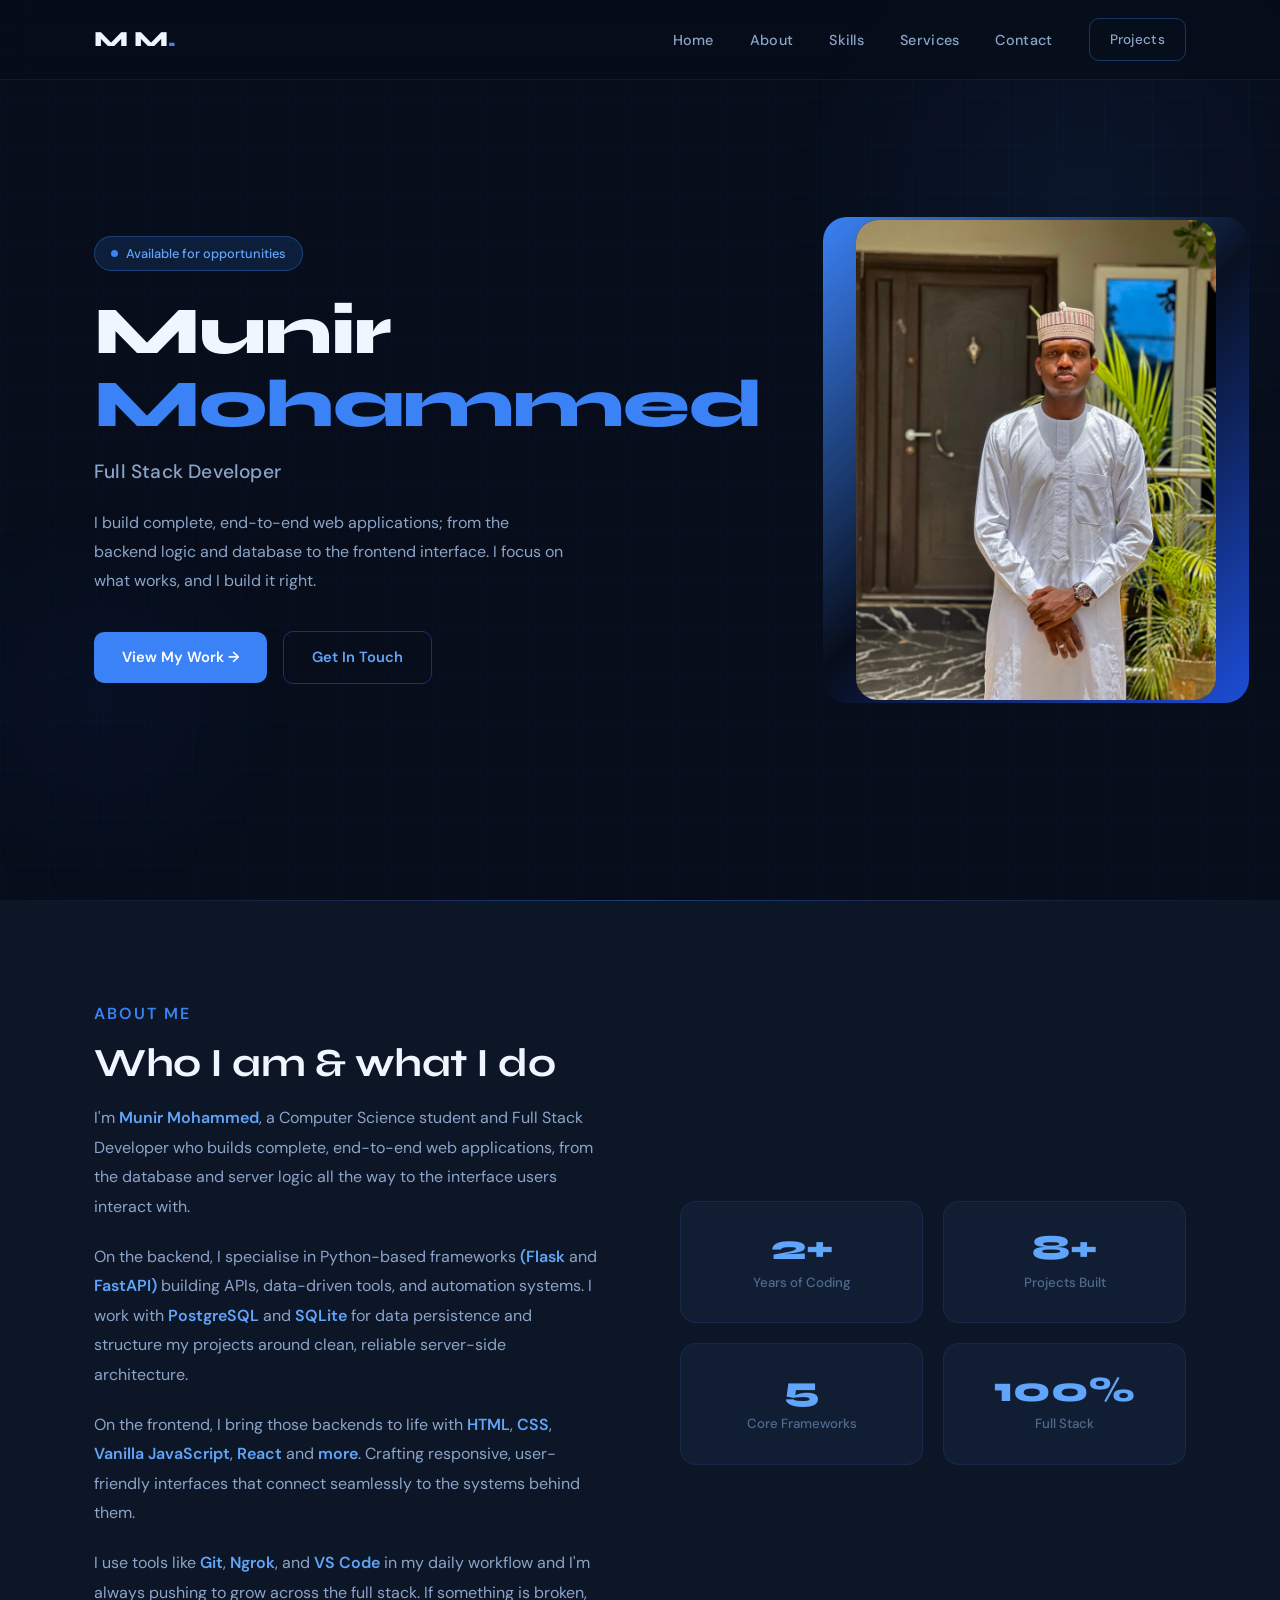
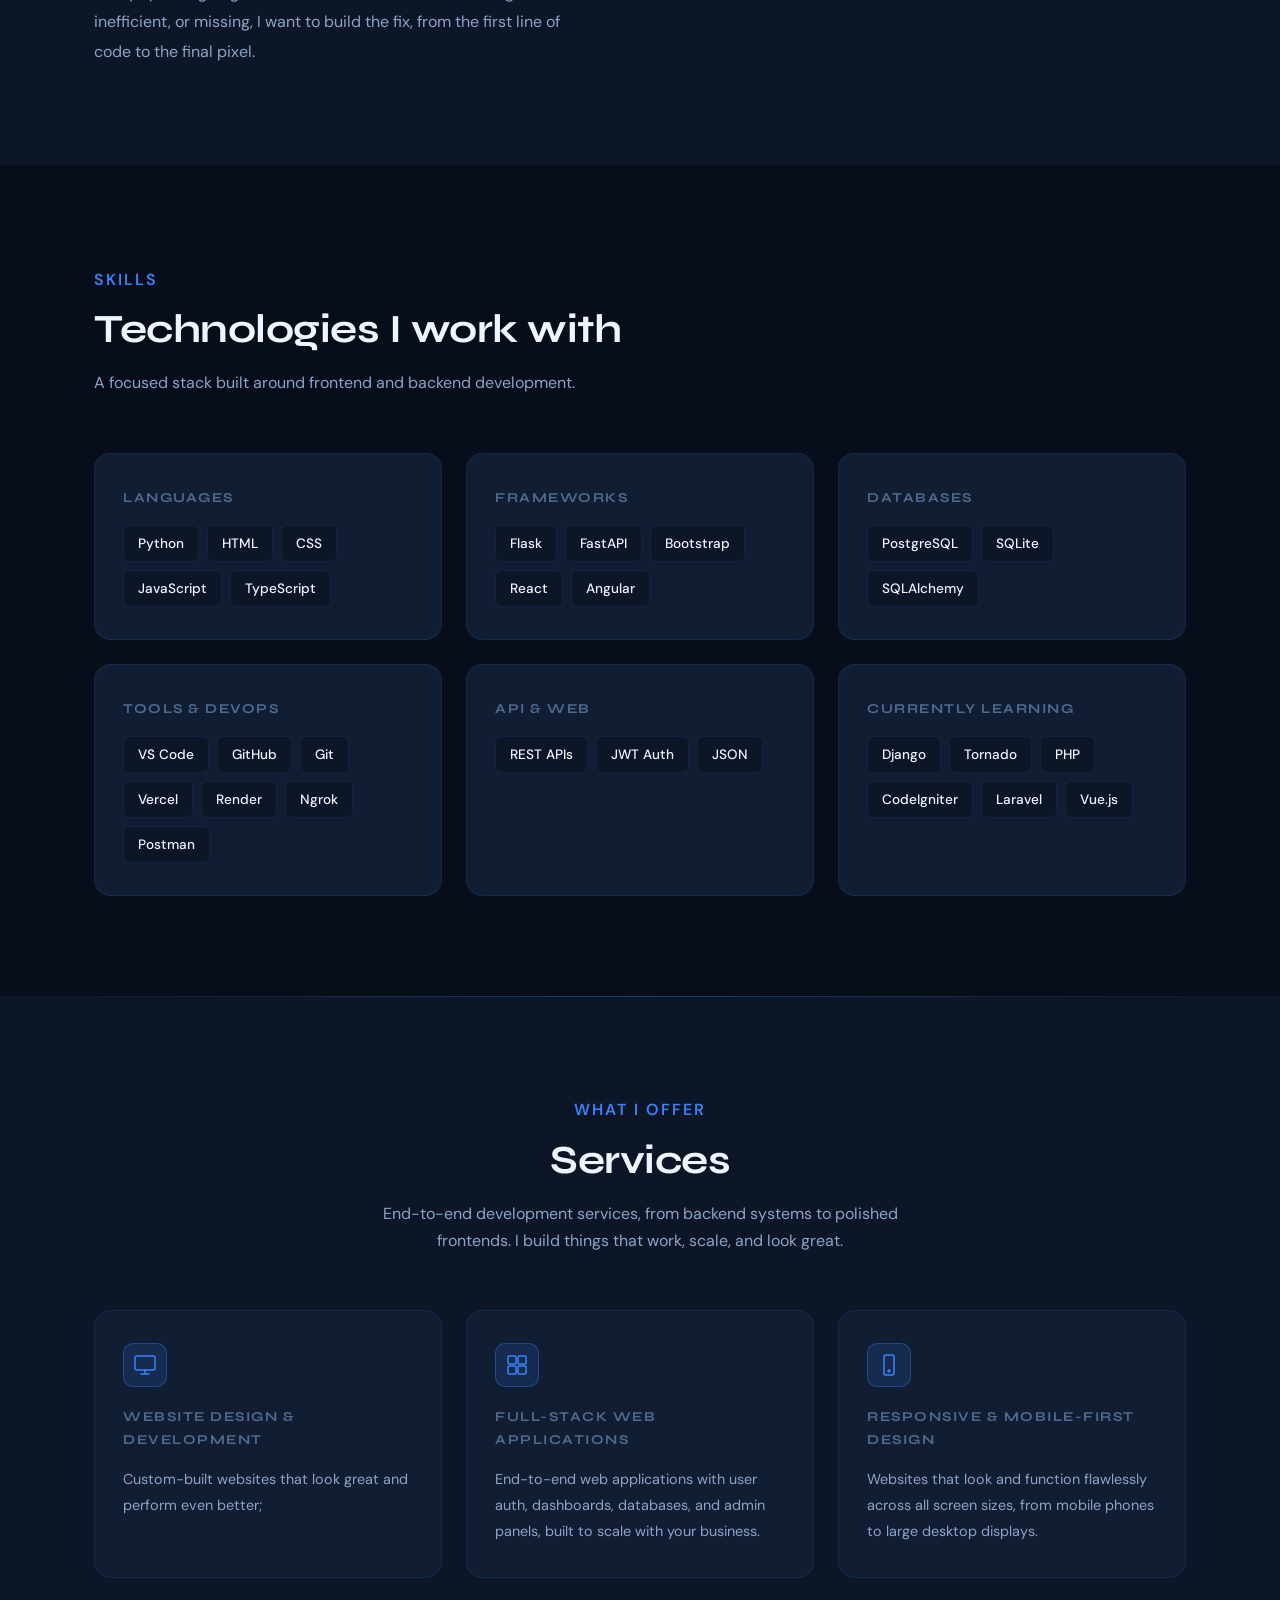
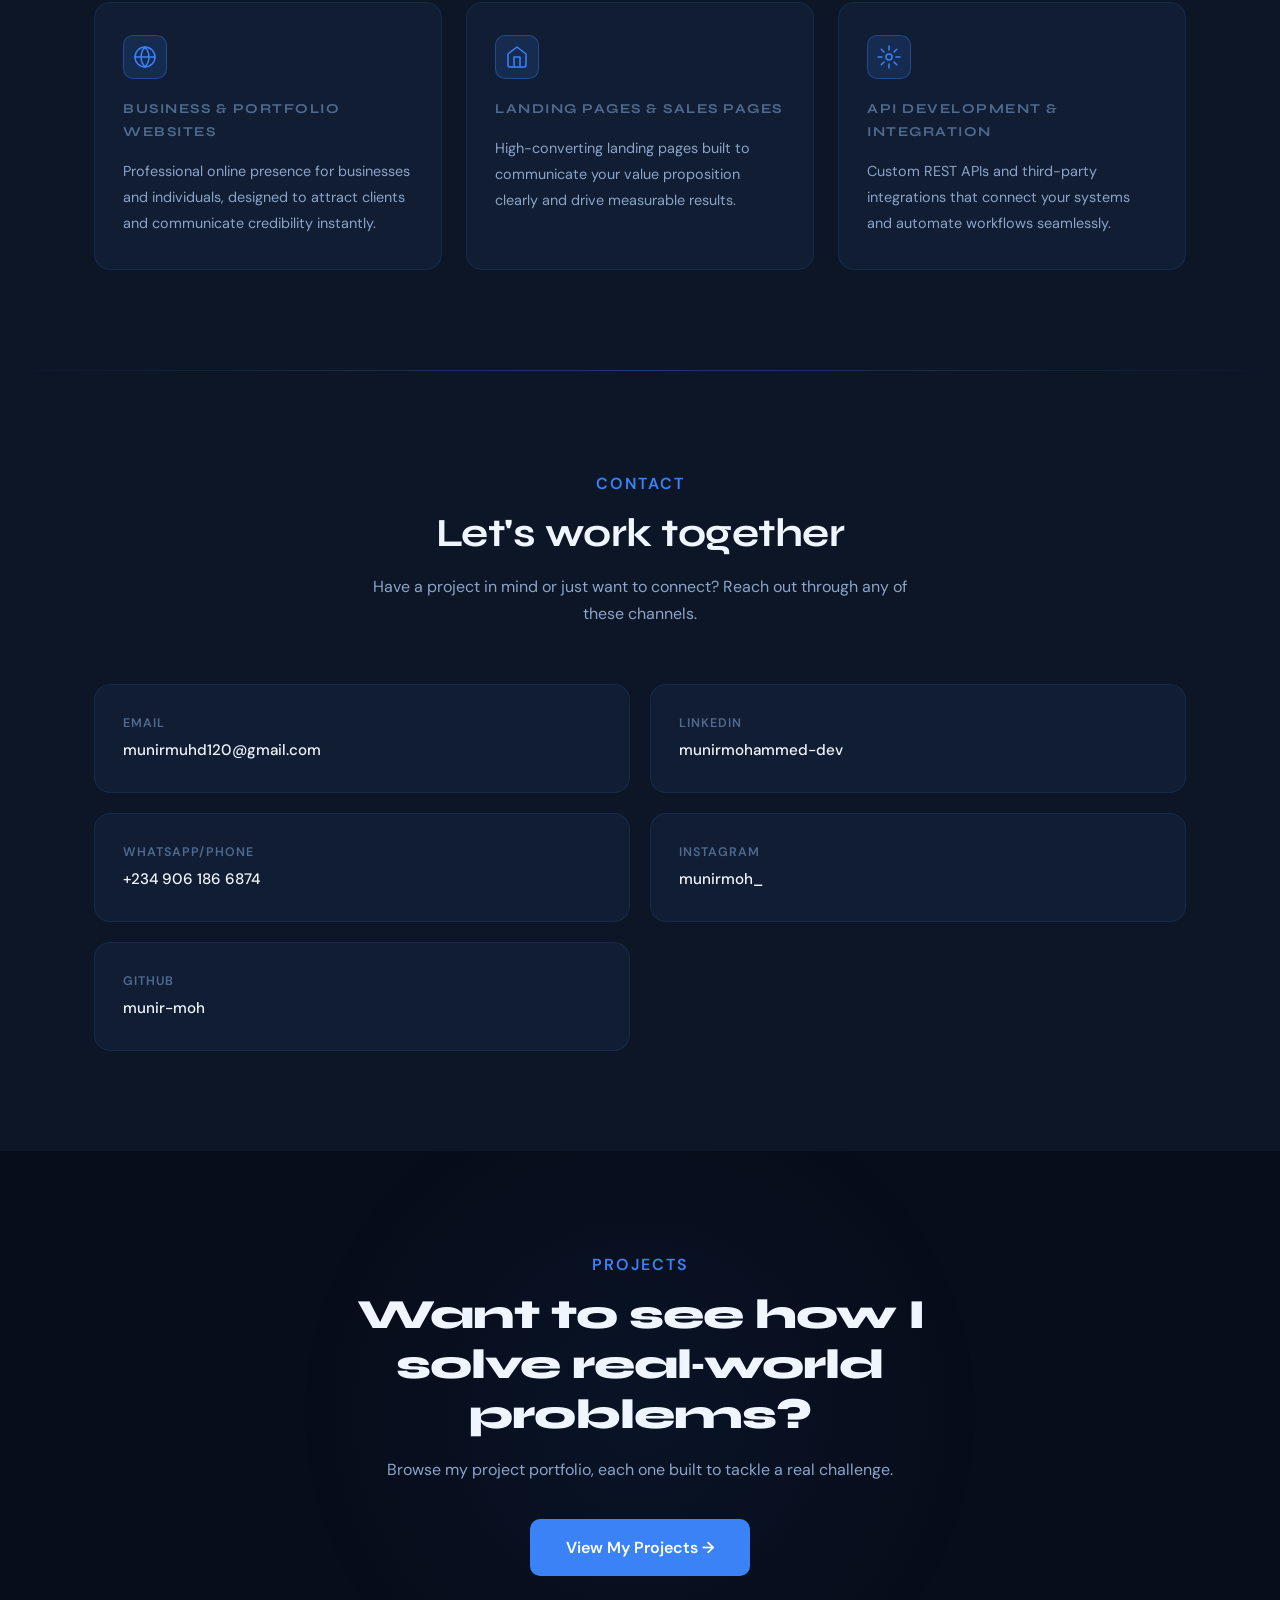
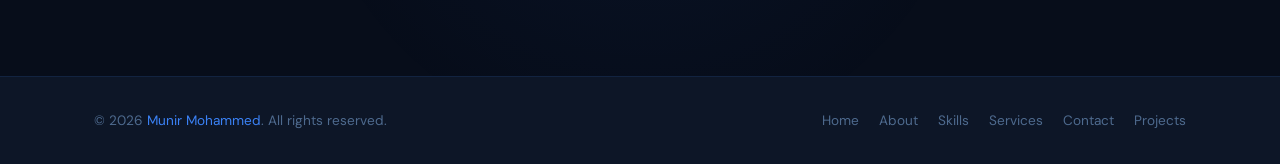
<file: index.html>
<!DOCTYPE html>
<html lang="en">
<head>
  <meta charset="UTF-8" />
  <meta name="viewport" content="width=device-width, initial-scale=1.0" />
  <meta name="description" content="Munir Mohammed – Full Stack Developer specialising in Flask, FastAPI, and React." />
  <title>Munir Mohammed | Full Stack Developer</title>
  <link rel="icon" type="image/svg+xml" href="favicon.svg" />
  <link rel="stylesheet" href="styles.css" />
  <link rel="preconnect" href="https://fonts.googleapis.com" />
  <link rel="preconnect" href="https://fonts.gstatic.com" crossorigin />
</head>
<body>

  <header>
    <div class="container">
      <nav>
        <a href="index.html" class="nav-logo">M M<span>.</span></a>
        <ul class="nav-links">
          <li><a href="#hero">Home</a></li>
          <li><a href="#about">About</a></li>
          <li><a href="#skills">Skills</a></li>
          <li><a href="#services">Services</a></li>
          <li><a href="#contact">Contact</a></li>
          <li><a href="projects.html" class="btn btn-outline" style="padding:9px 20px;font-size:0.85rem;">Projects</a></li>
        </ul>
        <div class="hamburger" aria-label="Toggle menu">
          <span></span><span></span><span></span>
        </div>
      </nav>
    </div>
    <div class="mobile-menu">
      <a href="#hero">Home</a>
      <a href="#about">About</a>
      <a href="#skills">Skills</a>
      <a href="#services">Services</a>
      <a href="#contact">Contact</a>
      <a href="projects.html">Projects →</a>
    </div>
  </header>

  <section id="hero">
    <div class="container">
      <div class="hero-grid">

        <div class="hero-text">
          <div class="hero-badge">Available for opportunities</div>

          <h1 class="hero-name">
            Munir<br/>
            <span class="accent">Mohammed</span>
          </h1>

          <p class="hero-title">
            Full Stack Developer
          </p>

          <p class="hero-intro">
            I build complete, end-to-end web applications; from the backend logic and database to the frontend interface. 
            I focus on what works, and I build it right.
          </p>

          <div class="hero-actions">
            <a href="projects.html" class="btn btn-primary">View My Work &rarr;</a>
            <a href="#contact" class="btn btn-outline">Get In Touch</a>
          </div>
        </div>

        <div class="hero-image-wrap">

          <div class="hero-image-inner">
            <img src="profile.jpeg" alt="Munir Mohammed" />
          </div>

        </div>

      </div>
    </div>
  </section>

  <section id="about">
    <div class="container">
      <div class="about-grid">

        <div class="about-text fade-in">
          <div class="section-label">About Me</div>
          <h2 class="section-title">Who I am &amp; what I do</h2>
          <p>
            I'm <strong>Munir Mohammed</strong>, a Computer Science student and Full Stack Developer
            who builds complete, end-to-end web applications, from the database and server logic
            all the way to the interface users interact with.
          </p>
          <p>
            On the backend, I specialise in Python-based frameworks <strong>(Flask</strong> and
            <strong>FastAPI)</strong> building APIs, data-driven tools, and automation systems.
            I work with <strong>PostgreSQL</strong> and <strong>SQLite</strong> for data persistence
            and structure my projects around clean, reliable server-side architecture.
          </p>
          <p>
          On the frontend, I bring those backends to life with <strong>HTML</strong>,
          <strong>CSS</strong>, <strong>Vanilla JavaScript</strong>, <strong>React</strong> and <strong>more</strong>. Crafting responsive,
          user-friendly interfaces that connect seamlessly to the systems behind them.
          </p>
          <p>
            I use tools like <strong>Git</strong>, <strong>Ngrok</strong>, and <strong>VS Code</strong>
            in my daily workflow and I'm always pushing to grow across the full stack. If something
            is broken, inefficient, or missing, I want to build the fix, from the first line of
            code to the final pixel.
          </p>
        </div>

        <div class="about-stats fade-in fade-in-delay-2">
          <div class="stat-card">
            <div class="stat-number">2+</div>
            <div class="stat-label">Years of Coding</div>
          </div>
          <div class="stat-card">
            <div class="stat-number">8+</div>
            <div class="stat-label">Projects Built</div>
          </div>
          <div class="stat-card">
            <div class="stat-number">5</div>
            <div class="stat-label">Core Frameworks</div>
          </div>
          <div class="stat-card">
            <div class="stat-number">100%</div>
            <div class="stat-label">Full Stack</div>
          </div>
        </div>

      </div>
    </div>
  </section>

  <section id="skills">
    <div class="container">
      <div class="section-header fade-in">
        <div class="section-label">Skills</div>
        <h2 class="section-title">Technologies I work with</h2>
        <p class="section-subtitle">A focused stack built around frontend and backend development.</p>
      </div>

      <div class="skills-grid">

        <div class="skill-category fade-in fade-in-delay-1">
          <div class="skill-cat-title">Languages</div>
          <div class="skill-tags">
            <span class="skill-tag">Python</span>
            <span class="skill-tag">HTML</span>
            <span class="skill-tag">CSS</span>
            <span class="skill-tag">JavaScript</span>
            <span class="skill-tag">TypeScript</span>
          </div>
        </div>

        <div class="skill-category fade-in fade-in-delay-2">
          <div class="skill-cat-title">Frameworks</div>
          <div class="skill-tags">
            <span class="skill-tag">Flask</span>
            <span class="skill-tag">FastAPI</span>
            <span class="skill-tag">Bootstrap</span>
            <span class="skill-tag">React</span>
            <span class="skill-tag">Angular</span>
          </div>
        </div>

        <div class="skill-category fade-in fade-in-delay-3">
          <div class="skill-cat-title">Databases</div>
          <div class="skill-tags">
            <span class="skill-tag">PostgreSQL</span>
            <span class="skill-tag">SQLite</span>
            <span class="skill-tag">SQLAlchemy</span>
          </div>
        </div>

        <div class="skill-category fade-in fade-in-delay-1">
          <div class="skill-cat-title">Tools &amp; DevOps</div>
          <div class="skill-tags">
            <span class="skill-tag">VS Code</span>
            <span class="skill-tag">GitHub</span>
            <span class="skill-tag">Git</span>
            <span class="skill-tag">Vercel</span>
            <span class="skill-tag">Render</span>
            <span class="skill-tag">Ngrok</span>
            <span class="skill-tag">Postman</span>
          </div>
        </div>

        <div class="skill-category fade-in fade-in-delay-2">
          <div class="skill-cat-title">API &amp; Web</div>
          <div class="skill-tags">
            <span class="skill-tag">REST APIs</span>
            <span class="skill-tag">JWT Auth</span>
            <span class="skill-tag">JSON</span>
          </div>
        </div>

        <div class="skill-category fade-in fade-in-delay-3">
          <div class="skill-cat-title">Currently Learning</div>
          <div class="skill-tags">
            <span class="skill-tag">Django</span>
            <span class="skill-tag">Tornado</span>
            <span class="skill-tag">PHP</span>
            <span class="skill-tag">CodeIgniter</span>
            <span class="skill-tag">Laravel</span>
            <span class="skill-tag">Vue.js</span>
          </div>
        </div>

      </div>
    </div>
  </section>

  <section id="services">
  <div class="container">
    <div class="section-header fade-in" style="text-align:center;">
      <div class="section-label" style="justify-content:center;">What I Offer</div>
      <h2 class="section-title">Services</h2>
      <p class="section-subtitle" style="margin:0 auto;">
        End-to-end development services, from backend systems to polished frontends.
        I build things that work, scale, and look great.
      </p>
    </div>

    <div class="skills-grid">

      <div class="skill-category fade-in fade-in-delay-1">
        <div class="skill-icon">
          <svg viewBox="0 0 24 24" fill="none" stroke="var(--accent)" stroke-width="1.5" stroke-linecap="round" stroke-linejoin="round" width="24" height="24">
            <rect x="2" y="3" width="20" height="14" rx="2"/>
            <path d="M8 21h8M12 17v4"/>
          </svg>
        </div>
        <div class="skill-cat-title">Website Design & Development</div>
        <p style="font-size:0.9rem;color:var(--text-secondary);line-height:1.8;">
          Custom-built websites that look great and perform even better;
        </p>
      </div>

      <div class="skill-category fade-in fade-in-delay-2">
        <div class="skill-icon">
          <svg viewBox="0 0 24 24" fill="none" stroke="var(--accent)" stroke-width="1.5" stroke-linecap="round" stroke-linejoin="round" width="24" height="24">
            <rect x="3" y="3" width="8" height="8" rx="1"/>
            <rect x="13" y="3" width="8" height="8" rx="1"/>
            <rect x="3" y="13" width="8" height="8" rx="1"/>
            <rect x="13" y="13" width="8" height="8" rx="1"/>
          </svg>
        </div>
        <div class="skill-cat-title">Full-Stack Web Applications</div>
        <p style="font-size:0.9rem;color:var(--text-secondary);line-height:1.8;">
          End-to-end web applications with user auth, dashboards, databases,
          and admin panels, built to scale with your business.
        </p>
      </div>

      <div class="skill-category fade-in fade-in-delay-3">
        <div class="skill-icon">
          <svg viewBox="0 0 24 24" fill="none" stroke="var(--accent)" stroke-width="1.5" stroke-linecap="round" stroke-linejoin="round" width="24" height="24">
            <rect x="7" y="2" width="10" height="20" rx="2"/>
            <circle cx="12" cy="18" r="1" fill="var(--accent)"/>
          </svg>
        </div>
        <div class="skill-cat-title">Responsive & Mobile-First Design</div>
        <p style="font-size:0.9rem;color:var(--text-secondary);line-height:1.8;">
          Websites that look and function flawlessly across all screen sizes,
           from mobile phones to large desktop displays.
        </p>
      </div>

      <div class="skill-category fade-in fade-in-delay-1">
        <div class="skill-icon">
          <svg viewBox="0 0 24 24" fill="none" stroke="var(--accent)" stroke-width="1.5" stroke-linecap="round" stroke-linejoin="round" width="24" height="24">
            <circle cx="12" cy="12" r="10"/>
            <path d="M2 12h20M12 2a15.3 15.3 0 0 1 4 10 15.3 15.3 0 0 1-4 10 15.3 15.3 0 0 1-4-10 15.3 15.3 0 0 1 4-10z"/>
          </svg>
        </div>
        <div class="skill-cat-title">Business & Portfolio Websites</div>
        <p style="font-size:0.9rem;color:var(--text-secondary);line-height:1.8;">
          Professional online presence for businesses and individuals,
           designed to attract clients and communicate credibility instantly.
        </p>
      </div>

      <div class="skill-category fade-in fade-in-delay-2">
        <div class="skill-icon">
          <svg viewBox="0 0 24 24" fill="none" stroke="var(--accent)" stroke-width="1.5" stroke-linecap="round" stroke-linejoin="round" width="24" height="24">
            <path d="M3 9l9-7 9 7v11a2 2 0 0 1-2 2H5a2 2 0 0 1-2-2z"/>
            <polyline points="9 22 9 12 15 12 15 22"/>
          </svg>
        </div>
        <div class="skill-cat-title">Landing Pages & Sales Pages</div>
        <p style="font-size:0.9rem;color:var(--text-secondary);line-height:1.8;">
          High-converting landing pages built to communicate your value
          proposition clearly and drive measurable results.
        </p>
      </div>

      <div class="skill-category fade-in fade-in-delay-3">
        <div class="skill-icon">
          <svg viewBox="0 0 24 24" fill="none" stroke="var(--accent)" stroke-width="1.5" stroke-linecap="round" stroke-linejoin="round" width="24" height="24">
            <circle cx="12" cy="12" r="3"/>
            <path d="M12 1v4M12 19v4M4.22 4.22l2.83 2.83M16.95 16.95l2.83 2.83M1 12h4M19 12h4M4.22 19.78l2.83-2.83M16.95 7.05l2.83-2.83"/>
          </svg>
        </div>
        <div class="skill-cat-title">API Development & Integration</div>
        <p style="font-size:0.9rem;color:var(--text-secondary);line-height:1.8;">
          Custom REST APIs and third-party integrations that connect your
          systems and automate workflows seamlessly.
        </p>
      </div>
    </div>
  </section>

  <section id="contact">
    <div class="container">
      <div class="section-header fade-in" style="text-align:center;">
        <div class="section-label" style="justify-content:center;">Contact</div>
        <h2 class="section-title">Let's work together</h2>
        <p class="section-subtitle" style="margin:0 auto;">
          Have a project in mind or just want to connect? Reach out through any of these channels.
        </p>
      </div>

      <div class="contact-grid fade-in fade-in-delay-1">

        <a href="mailto:munirmuhd120@gmail.com" class="contact-card">
          <div>
            <div class="contact-info-label">Email</div>
            <div class="contact-info-value">munirmuhd120@gmail.com</div>
          </div>
        </a>

        <a href="https://www.linkedin.com/in/munirmohammed-dev" class="contact-card">
          <div>
            <div class="contact-info-label">LinkedIn</div>
            <div class="contact-info-value">munirmohammed-dev</div>
          </div>
        </a>

        <a href="https://wa.me/2349061866874?text=Hello%2C%20I%20came%20across%20your%20portfolio%20and%20I%E2%80%99d%20love%20to%20talk%20about%20a%20project%20or%20collaboration" target="_blank" rel="noopener" class="contact-card">
          <div>
            <div class="contact-info-label">WhatsApp/Phone</div>
            <div class="contact-info-value">+234 906 186 6874</div>
          </div>
        </a>

        <a href="https://www.instagram.com/munirmoh_?igsh=azU1azhtZnR3NGF3&utm_source=qr" target="_blank" rel="noopener" class="contact-card">
          <div>
            <div class="contact-info-label">Instagram</div>
            <div class="contact-info-value">munirmoh_</div>
          </div>
        </a>

        <a href="https://github.com/munir-moh" target="_blank" rel="noopener" class="contact-card">
          <div>
            <div class="contact-info-label">GitHub</div>
            <div class="contact-info-value">munir-moh</div>
          </div>
        </a>

      </div>
    </div>
  </section>

  <section id="cta">
    <div class="container">
      <div class="cta-inner fade-in">
        <div class="section-label" style="justify-content:center;">Projects</div>
        <h2 class="cta-title">Want to see how I solve real‑world problems?</h2>
        <p class="cta-sub">Browse my project portfolio, each one built to tackle a real challenge.</p>
        <a href="projects.html" class="btn btn-primary" style="font-size:1rem;padding:15px 36px;">
          View My Projects &rarr;
        </a>
      </div>
    </div>
  </section>

  <footer>
    <div class="container">
      <div class="footer-inner">
        <p class="footer-copy">
          &copy; 2026 <span>Munir Mohammed</span>. All rights reserved.
        </p>
        <div class="footer-links">
          <a href="#hero">Home</a>
          <a href="#about">About</a>
          <a href="#skills">Skills</a>
          <a href="#services">Services</a>
          <a href="#contact">Contact</a>
          <a href="projects.html">Projects</a>
        </div>
      </div>
    </div>
  </footer>

  <button id="back-to-top" aria-label="Back to top">↑</button>

  <script src="script.js"></script>
</body>
</html>
</file>
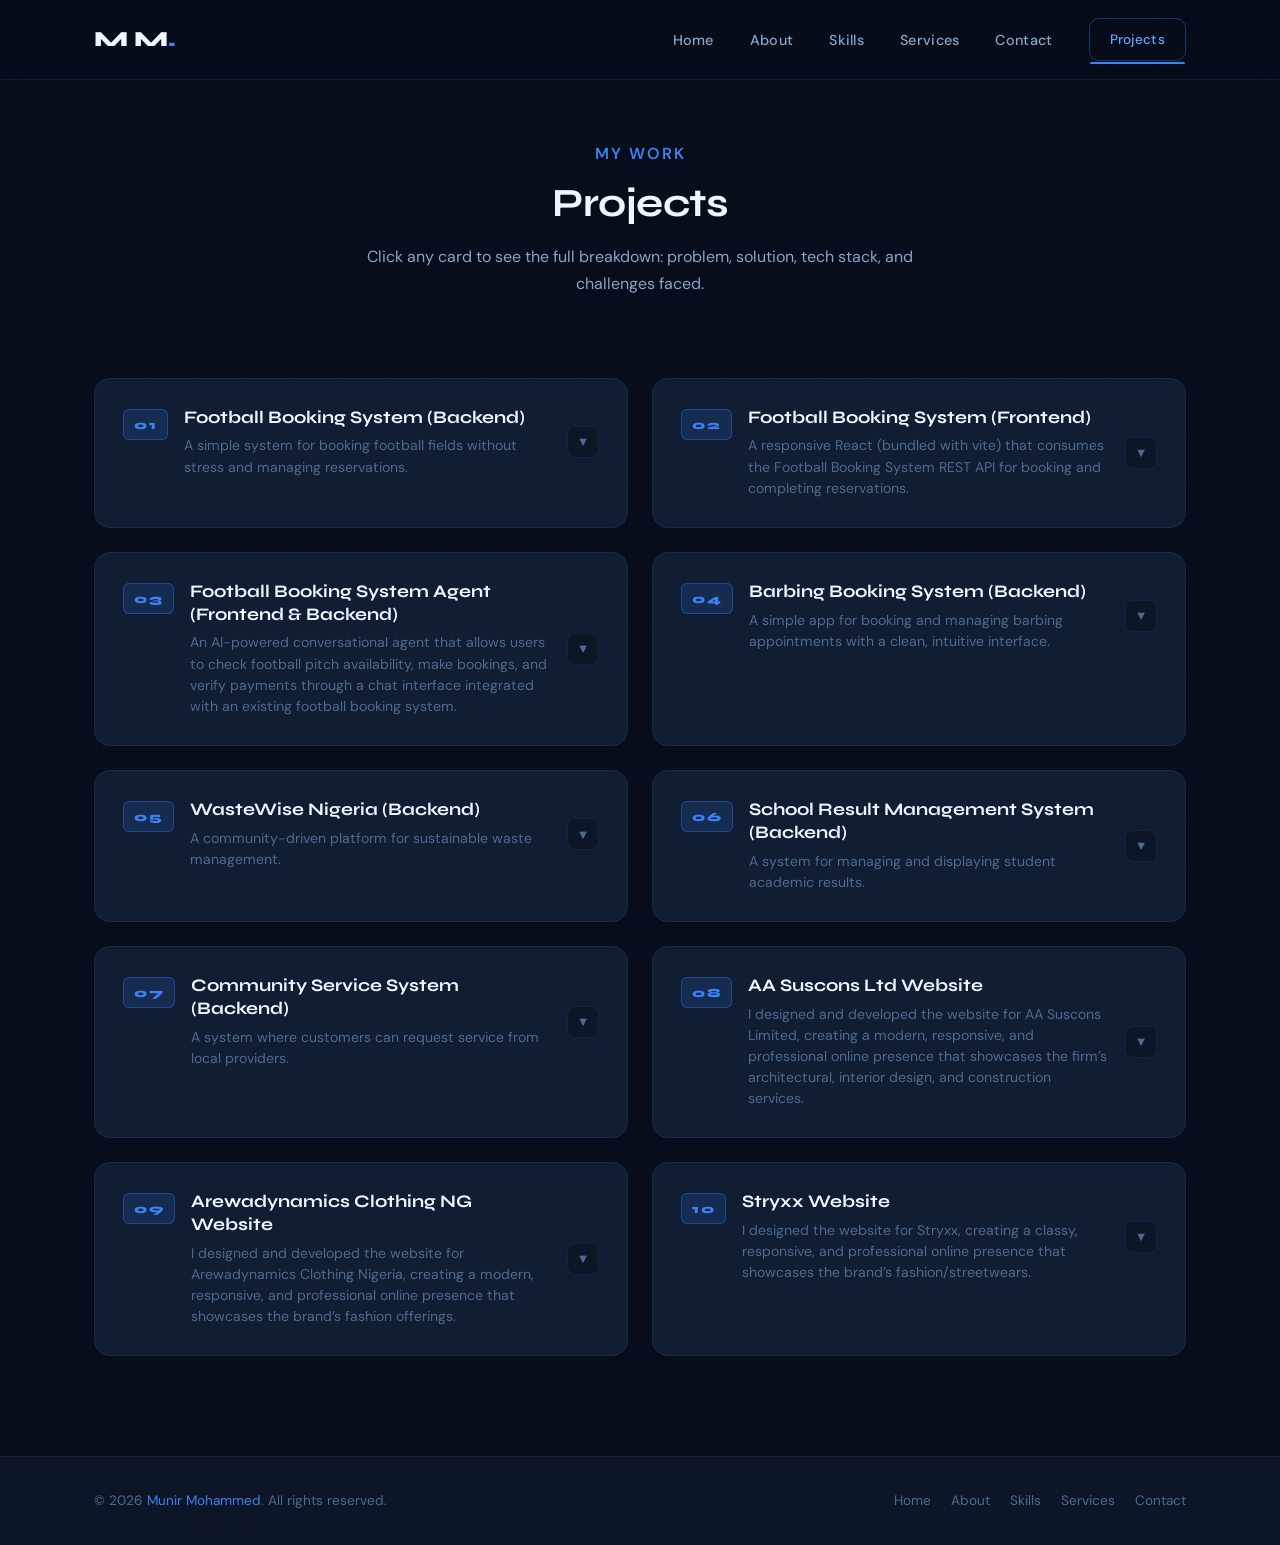
<file: projects.html>
<!DOCTYPE html>
<html lang="en">
<head>
  <meta charset="UTF-8" />
  <meta name="viewport" content="width=device-width, initial-scale=1.0" />
  <meta name="description" content="Munir Mohammed – Projects Portfolio." />
  <title>Projects | Munir Mohammed</title>
  <link rel="icon" type="image/svg+xml" href="favicon.svg" />
  <link rel="stylesheet" href="styles.css" />
  <link rel="preconnect" href="https://fonts.googleapis.com" />
  <link rel="preconnect" href="https://fonts.gstatic.com" crossorigin />
</head>
<body>

  <header>
    <div class="container">
      <nav>
        <a href="index.html" class="nav-logo">M M<span>.</span></a>
        <ul class="nav-links">
          <li><a href="index.html">Home</a></li>
          <li><a href="index.html#about">About</a></li>
          <li><a href="index.html#skills">Skills</a></li>
          <li><a href="index.html#services">Services</a></li>
          <li><a href="index.html#contact">Contact</a></li>
          <li><a href="projects.html" class="btn btn-outline" style="padding:9px 20px;font-size:0.85rem;">Projects</a></li>
        </ul>
        <div class="hamburger" aria-label="Toggle menu">
          <span></span><span></span><span></span>
        </div>
      </nav>
    </div>
    <div class="mobile-menu">
      <a href="index.html">Home</a>
      <a href="index.html#about">About</a>
      <a href="index.html#skills">Skills</a>
      <a href="index.html#services">Services</a>
      <a href="index.html#contact">Contact</a>
      <a href="projects.html">Projects →</a>
    </div>
  </header>

  <section class="projects-hero">
    <div class="container">
      <div class="section-label">My Work</div>
      <h1 class="section-title">Projects</h1>
      <p class="section-subtitle">
        Click any card to see the full breakdown: problem, solution, tech stack, and challenges faced.
      </p>
    </div>
  </section>

  <section class="projects-grid">
    <div class="container">
      <div class="projects-list">

        <div class="project-card fade-in">
          <div class="card-header">
            <div class="card-header-left">
              <span class="card-num">01</span>
              <div>
                <div class="card-title">Football Booking System (Backend)</div>
                <div class="card-summary">A simple system for booking football fields without stress and managing reservations.</div>
              </div>
            </div>
            <div class="card-chevron">▼</div>
          </div>
          <div class="card-body">
            <div class="card-body-inner">

              <div class="card-section">
                <div class="card-section-title">Problem</div>
                <ul>
                  <li>Users had difficulty booking football field due to a lack of a centralized system.</li>
                  <li>Existing methods were time-consuming, resource-intensive, and error-prone.</li>
                  <li>There was no efficient way to manage and track reservations.</li>
                  <li>Users lacked transparency in checking field availability.</li>
                </ul>
              </div>

              <div class="card-section">
                <div class="card-section-title">Solution</div>
                <p>
                    I built a football booking system that allows users to easily view available time-slot, make reservations, and manage their bookings. The system provides a user-friendly interface for both customers and administrator, streamlining the booking process and improving overall efficiency. 
                    It also provides an AI chatbot that can answer questions about the pitch and provide assistance to users, enhancing the overall user experience.
                </p>
              </div>

              <div class="card-section">
                <div class="card-section-title">Tech Stack</div>
                <div class="tech-tags">
                  <span class="tech-tag">Python</span>
                  <span class="tech-tag">Flask</span>
                  <span class="tech-tag">OpenAI SDK</span>
                  <span class="tech-tag">PostgreSQL</span>
                  <span class="tech-tag">SQLAlchemy</span>
                </div>
              </div>

              <div class="card-section">
                <div class="card-section-title">Challenges Faced</div>
                <ul>
                  <li>Implementing the payment system</li>
                  <li>The challenge was tackled by integrating a payment gateway, while maintaining a good user experience.</li>
                </ul>
              </div>

              <div class="card-footer">
                <a href="https://github.com/munir-moh/football-booking-system" target="_blank" rel="noopener" class="btn btn-primary">
                  View Code &rarr;
                </a>
              </div>
            </div>
          </div>
        </div>

        <div class="project-card fade-in">
          <div class="card-header">
            <div class="card-header-left">
              <span class="card-num">02</span>
              <div>
                <div class="card-title">Football Booking System (Frontend)</div>
                <div class="card-summary">A responsive React (bundled with vite) that consumes the Football Booking System REST API for booking and completing reservations.</div>
              </div>
            </div>
            <div class="card-chevron">▼</div>
          </div>
          <div class="card-body">
            <div class="card-body-inner">

              <div class="card-section">
                <div class="card-section-title">Problem</div>
                <ul>
                  <li>Users had difficulty booking football field due to a lack of a centralized system.</li>
                  <li>Existing methods were time-consuming, resource-intensive, and error-prone.</li>
                  <li>There was no efficient way to manage and track reservations.</li>
                  <li>Users lacked transparency in checking field availability.</li>
                </ul>
              </div>

              <div class="card-section">
                <div class="card-section-title">Solution</div>
                <p>
                    Implemented dynamic UI components that fetch and display data from the backend API, allowing users to view available time slots, make reservations, and manage their bookings seamlessly. The frontend provides a responsive and intuitive interface for both customers and administrators, enhancing the overall user experience.

                </p>
              </div>

              <div class="card-section">
                <div class="card-section-title">Tech Stack</div>
                <div class="tech-tags">
                  <span class="tech-tag">React</span>
                  <span class="tech-tag">Vite</span>
                  <span class="tech-tag">JavaScript</span>
                  <span class="tech-tag">CSS</span>
                  <span class="tech-tag">HTML</span>
                </div>
              </div>
              
              <div class="card-footer">
                <a href="https://github.com/munir-moh/football-booking-frontend" target="_blank" rel="noopener" class="btn btn-primary">
                  View Code &rarr;
                </a>
              </div>
              <div class="card-footer">
                <a href="https://football-booking-system-rn.vercel.app/" target="_blank" rel="noopener" class="btn btn-primary">
                  View Live Site &rarr;
                </a>
              </div>
            </div>
          </div>
        </div>

        <div class="project-card fade-in">
          <div class="card-header">
            <div class="card-header-left">
              <span class="card-num">03</span>
              <div>
                <div class="card-title">Football Booking System Agent (Frontend & Backend)</div>
                <div class="card-summary">An AI-powered conversational agent that allows users to check football pitch availability, make bookings, and verify payments through a chat interface integrated with an existing football booking system.</div>
              </div>
            </div>
            <div class="card-chevron">▼</div>
          </div>
          <div class="card-body">
            <div class="card-body-inner">

              <div class="card-section">
                <div class="card-section-title">Problem</div>
                <ul>
                  <li>Users needed a more conversational and convenient way to check availability and initiate bookings.</li>
                  <li>Booking required users to provide their personal details, making it useful to have a system that could securely save and reuse their information.</li>
                </ul>
              </div>

              <div class="card-section">
                <div class="card-section-title">Solution</div>
                <p>
                    I developed a conversational booking agent that integrates with my existing Football Booking System. Users can register, log in, check pitch availability, and initiate bookings through natural language conversations. The agent retrieves their saved details, 
                    connects to the existing backend to process bookings, and verifies payment status through Paystack integration. This provides an alternative, chat-based way to interact with the original booking system.
                </p>
              </div>

              <div class="card-section">
                <div class="card-section-title">Tech Stack</div>
                <div class="tech-tags">
                  <span class="tech-tag">Python</span>
                  <span class="tech-tag">Flask</span>
                  <span class="tech-tag">React</span>
                  <span class="tech-tag">Vite</span>
                  <span class="tech-tag">JavaScript</span>
                  <span class="tech-tag">Supabase PostgreSQL</span>
                </div>
              </div>

              <div class="card-section">
                <div class="card-section-title">Challenges Faced</div>
                <ul>
                  <li>Integrating the agent with the existing booking backend without directly accessing its database.</li>
                  <li>Managing conversational booking requests, including extracting dates, times, and booking durations from user messages.</li>
                  <li>Implementing secure user authentication and linking booking references to the correct accounts.</li>
                  <li>Handling payment verification and ensuring users complete payments through the official Paystack checkout page.</li>
                  <li>Managing communication between the frontend, agent API, existing backend, and database.</li>
                </ul>
              </div>
              
              <div class="card-footer">
                <a href="https://github.com/munir-moh/football-booking-agent" target="_blank" rel="noopener" class="btn btn-primary">
                  View Code &rarr;
                </a>
              </div>
              <div class="card-footer">
                <a href=" https://football-booking-agent.vercel.app/" target="_blank" rel="noopener" class="btn btn-primary">
                  View Live Site &rarr;
                </a>
              </div>
            </div>
          </div>
        </div>
        
        <div class="project-card fade-in fade-in-delay-2">
          <div class="card-header">
            <div class="card-header-left">
              <span class="card-num">04</span>
              <div>
                <div class="card-title">Barbing Booking System (Backend)</div>
                <div class="card-summary">A simple app for booking and managing barbing appointments with a clean, intuitive interface.</div>
              </div>
            </div>
            <div class="card-chevron">▼</div>
          </div>
          <div class="card-body">
            <div class="card-body-inner">

              <div class="card-section">
                <div class="card-section-title">Problem</div>
                <ul>
                  <li>Users had difficulty booking and managing barbing appointments.</li>
                  <li>Existing method was time-consuming,tiring and inefficient.</li>
                </ul>
              </div>

              <div class="card-section">
                <div class="card-section-title">Solution</div>
                <p>
                    I built a simple barbing booking app that allows users to easily book and manage their appointments with stylists of their choice. The app provides a user-friendly interface for customers to explore available time slots, view stylist details, and make reservations seamlessly from the comfort of their homes.
                </p>
              </div>

              <div class="card-section">
                <div class="card-section-title">Tech Stack</div>
                <div class="tech-tags">
                  <span class="tech-tag">Python</span>
                  <span class="tech-tag">Flask</span>
                  <span class="tech-tag">SQLAlchemy</span>
                  <span class="tech-tag">SQLite</span>
                </div>
              </div>

              <div class="card-section">
                <div class="card-section-title">Challenges Faced</div>
                <ul>
                  <li>Implementing the appointment scheduling logic to prevent conflicts and jwt authentication</li>
                  <li>The challenge was tackled by implementing a robust scheduling algorithm that checks for overlapping appointments and integrating JWT authentication for secure user access.</li>
                </ul>
              </div>

              <div class="card-footer">
                <a href="https://github.com/munir-moh/online-barbing-booking-system" target="_blank" rel="noopener" class="btn btn-primary">
                  View Code &rarr;
                </a>
              </div>

            </div>
          </div>
        </div>

        <div class="project-card fade-in fade-in-delay-3">
          <div class="card-header">
            <div class="card-header-left">
              <span class="card-num">05</span>
              <div>
                <div class="card-title">WasteWise Nigeria (Backend)</div>
                <div class="card-summary">A community-driven platform for sustainable waste management.</div>
              </div>
            </div>
            <div class="card-chevron">▼</div>
          </div>
          <div class="card-body">
            <div class="card-body-inner">

              <div class="card-section">
                <div class="card-section-title">Problem</div>
                <ul>
                  <li> Inadequate waste management infrastructure and low public awareness lead to environmental pollution, health hazards, and missed economic opportunities from recycling in many Nigerian communities.</li>
                </ul>
              </div>

              <div class="card-section">
                <div class="card-section-title">Solution</div>
                <p>Develop a community-driven platform that facilitates waste collection, promotes recycling, and educates citizens on sustainable waste management practices.</p>
              </div>

              <div class="card-section">
                <div class="card-section-title">Tech Stack</div>
                <div class="tech-tags">
                  <span class="tech-tag">Python</span>
                  <span class="tech-tag">Flask</span>
                  <span class="tech-tag">SQLite</span>
                  <span class="tech-tag">SQLAlchemy</span>
                </div>
              </div>

              <div class="card-section">
                <div class="card-section-title">Challenges Faced</div>
                <ul>
                  <li>Implementing the waste collection scheduling logic to prevent conflicts and ensure efficient resource allocation. Also, integrating JWT authentication for secure user access.</li>
                  <li>The challenge was tackled by developing a robust scheduling algorithm that checks for overlapping requests and integrating a user authentication system for secure access.</li>
                </ul>
              </div>

              <div class="card-footer">
                <a href="https://github.com/munir-moh/wastewise" target="_blank" rel="noopener" class="btn btn-primary">
                  View Code &rarr;
                </a>
              </div>

            </div>
          </div>
        </div>

        <div class="project-card fade-in">
          <div class="card-header">
            <div class="card-header-left">
              <span class="card-num">06</span>
              <div>
                <div class="card-title">School Result Management System (Backend)</div>
                <div class="card-summary">A system for managing and displaying student academic results.</div>
              </div>
            </div>
            <div class="card-chevron">▼</div>
          </div>
          <div class="card-body">
            <div class="card-body-inner">

              <div class="card-section">
                <div class="card-section-title">Problem</div>
                <ul>
                  <li>Manual management of student results is time-consuming and prone to errors.</li>
                  <li>There is a lack of real-time access to academic performance data for students and parents.</li>
                </ul>
              </div>

              <div class="card-section">
                <div class="card-section-title">Solution</div>
                <p>A web-based system that automates the management of student results, providing real-time access to academic performance data for students and parents.</p>
              </div>

              <div class="card-section">
                <div class="card-section-title">Tech Stack</div>
                <div class="tech-tags">
                  <span class="tech-tag">Python</span>
                  <span class="tech-tag">FastAPI</span>
                  <span class="tech-tag">PostgreSQL</span>
                  <span class="tech-tag">SQLAlchemy</span>
                </div>
              </div>

              <div class="card-section">
                <div class="card-section-title">Challenges Faced</div>
                <ul>
                  <li>Integrating the PDF download and also auto ID generation</li>
                  <li>The challenge was tackled by implementing a robust PDF generation mechanism and a dynamic ID assignment system using help from Stack Overflow.</li>
                </ul>
              </div>

              <div class="card-footer">
                <a href="https://github.com/munir-moh/student-result-system" target="_blank" rel="noopener" class="btn btn-primary">
                  View Code &rarr;
                </a>
              </div>

            </div>
          </div>
        </div>

        <div class="project-card fade-in fade-in-delay-1">
          <div class="card-header">
            <div class="card-header-left">
              <span class="card-num">07</span>
              <div>
                <div class="card-title">Community Service System (Backend)</div>
                <div class="card-summary">A system where customers can request service from local providers.</div>
              </div>
            </div>
            <div class="card-chevron">▼</div>
          </div>
          <div class="card-body">
            <div class="card-body-inner">

              <div class="card-section">
                <div class="card-section-title">Problem</div>
                <ul>
                  <li>Customers have difficulty finding and connecting with local service providers.</li>
                  <li>There is a lack of a centralized platform for service requests and communications.</li>
                </ul>
              </div>

              <div class="card-section">
                <div class="card-section-title">Solution</div>
                <p>A web-based platform that connects customers with local service providers, enabling seamless communication and streamlined service requests.</p>
              </div>

              <div class="card-section">
                <div class="card-section-title">Tech Stack</div>
                <div class="tech-tags">
                  <span class="tech-tag">Python</span>
                  <span class="tech-tag">Flask</span>
                  <span class="tech-tag">PostgreSQL</span>
                  <span class="tech-tag">SQLAlchemy</span>
                </div>
              </div>

              <div class="card-section">
                <div class="card-section-title">Challenges Faced</div>
                <ul>
                  <li>Integrating the user authentication and authorization system</li>
                  <li>The challenge was tackled by implementing a secure authentication mechanism using JWT tokens and role-based access control to ensure proper authorization.</li>
                </ul>
              </div>

              <div class="card-footer">
                <a href="https://github.com/munir-moh/community_service_api" target="_blank" rel="noopener" class="btn btn-primary">
                  View Code &rarr;
                </a>
              </div>
            </div>
          </div>
        </div>
      <div class="project-card fade-in">
          <div class="card-header">
            <div class="card-header-left">
              <span class="card-num">08</span>
              <div>
                <div class="card-title">AA Suscons Ltd Website</div>
                <div class="card-summary">I designed and developed the website for AA Suscons Limited, creating a modern, responsive, and professional online presence that showcases the firm’s architectural, interior design, and construction services.</div>
              </div>
            </div>
            <div class="card-chevron">▼</div>
          </div>
          <div class="card-body">
            <div class="card-body-inner">
              <div class="card-section">
                <div class="card-section-title">Tech Stack</div>
                <div class="tech-tags">
                  <span class="tech-tag">HTML</span>
                  <span class="tech-tag">CSS</span>
                  <span class="tech-tag">JavaScript</span>
                </div>
              </div>

              <div class="card-footer">
                <a href="https://aasuslimited.vercel.app/" target="_blank" rel="noopener" class="btn btn-primary">
                  View Website &rarr;
                </a>
              </div>

            </div>
          </div>
        </div>

        <div class="project-card fade-in">
          <div class="card-header">
            <div class="card-header-left">
              <span class="card-num">09</span>
              <div>
                <div class="card-title">Arewadynamics Clothing NG Website</div>
                <div class="card-summary">I designed and developed the website for Arewadynamics Clothing Nigeria, creating a modern, responsive, and professional online presence that showcases the brand’s fashion offerings.</div>
              </div>
            </div>
            <div class="card-chevron">▼</div>
          </div>
          <div class="card-body">
            <div class="card-body-inner">
              <div class="card-section">
                <div class="card-section-title">Tech Stack</div>
                <div class="tech-tags">
                  <span class="tech-tag">HTML</span>
                  <span class="tech-tag">CSS</span>
                  <span class="tech-tag">JavaScript</span>
                </div>
              </div>

              <div class="card-footer">
                <a href="https://arewa-dynamics.vercel.app/" target="_blank" rel="noopener" class="btn btn-primary">
                  View Website &rarr;
                </a>
              </div>

            </div>
          </div>
        </div>

        <div class="project-card fade-in">
          <div class="card-header">
            <div class="card-header-left">
              <span class="card-num">10</span>
              <div>
                <div class="card-title">Stryxx Website</div>
                <div class="card-summary">I designed the website for Stryxx, creating a classy, responsive, and professional online presence that showcases the brand’s fashion/streetwears.</div>
              </div>
            </div>
            <div class="card-chevron">▼</div>
          </div>
          <div class="card-body">
            <div class="card-body-inner">
              <div class="card-section">
                <div class="card-section-title">Tech Stack</div>
                <div class="tech-tags">
                  <span class="tech-tag">HTML</span>
                  <span class="tech-tag">CSS</span>
                  <span class="tech-tag">JavaScript</span>
                  <span class="tech-tag">React</span>

                </div>
              </div>

              <div class="card-footer">
                <a href="https://stryxx.vercel.app/" target="_blank" rel="noopener" class="btn btn-primary">
                  View Website &rarr;
                </a>
              </div>

            </div>
          </div>
        </div>

      </div>
    </div>
  </section>

  <footer>
    <div class="container">
      <div class="footer-inner">
        <p class="footer-copy">
          &copy; 2026 <span>Munir Mohammed</span>. All rights reserved.
        </p>
        <div class="footer-links">
          <a href="index.html">Home</a>
          <a href="index.html#about">About</a>
          <a href="index.html#skills">Skills</a>
          <a href="index.html#services">Services</a>
          <a href="index.html#contact">Contact</a>
        </div>
      </div>
    </div>
  </footer>

  <button id="back-to-top" aria-label="Back to top">↑</button>

  <script src="script.js"></script>
</body>
</html>
</file>
<file: styles.css>
@import url('https://fonts.googleapis.com/css2?family=Syne:wght@400;500;600;700;800&family=DM+Sans:wght@300;400;500;600&display=swap');

:root {
  --bg-primary: #070d1a;
  --bg-secondary: #0d1627;
  --bg-card: #111d33;
  --bg-card-hover: #162240;
  --accent: #3b82f6;
  --accent-bright: #60a5fa;
  --accent-dim: #1d4ed8;
  --accent-glow: rgba(59, 130, 246, 0.15);
  --accent-glow-strong: rgba(59, 130, 246, 0.3);
  --text-primary: #f0f6ff;
  --text-secondary: #8ba4c8;
  --text-muted: #4e6a8e;
  --border: rgba(59, 130, 246, 0.12);
  --border-hover: rgba(59, 130, 246, 0.35);
  --shadow: 0 4px 24px rgba(0, 0, 0, 0.4);
  --shadow-blue: 0 4px 32px rgba(59, 130, 246, 0.2);
  --radius: 16px;
  --radius-sm: 10px;
  --font-display: 'Syne', sans-serif;
  --font-body: 'DM Sans', sans-serif;
  --transition: 0.3s cubic-bezier(0.4, 0, 0.2, 1);
}

*, *::before, *::after { box-sizing: border-box; margin: 0; padding: 0; }

html {
  scroll-behavior: smooth;
  font-size: 16px;
  overflow-x: hidden;
}

body {
  background-color: var(--bg-primary);
  color: var(--text-primary);
  font-family: var(--font-body);
  font-weight: 400;
  line-height: 1.7;
  overflow-x: hidden;
  max-width: 100vw;
}

body::before {
  content: '';
  position: fixed;
  inset: 0;
  background-image:
    linear-gradient(rgba(59,130,246,0.03) 1px, transparent 1px),
    linear-gradient(90deg, rgba(59,130,246,0.03) 1px, transparent 1px);
  background-size: 48px 48px;
  pointer-events: none;
  z-index: 0;
}

.container {
  max-width: 1140px;
  margin: 0 auto;
  padding: 0 24px;
  position: relative;
  z-index: 1;
}

img { display: block; max-width: 100%; }
a { text-decoration: none; color: inherit; }
ul { list-style: none; }

::-webkit-scrollbar { width: 6px; }
::-webkit-scrollbar-track { background: var(--bg-primary); }
::-webkit-scrollbar-thumb { background: var(--accent-dim); border-radius: 99px; }

header {
  position: fixed;
  top: 0; left: 0; right: 0;
  z-index: 100;
  padding: 18px 0;
  background: rgba(7, 13, 26, 0.85);
  backdrop-filter: blur(16px);
  -webkit-backdrop-filter: blur(16px);
  border-bottom: 1px solid var(--border);
  transition: var(--transition);
}

header.scrolled {
  padding: 12px 0;
  box-shadow: 0 2px 24px rgba(0,0,0,0.4);
}

nav {
  display: flex;
  align-items: center;
  justify-content: space-between;
}

.nav-logo {
  font-family: var(--font-display);
  font-weight: 800;
  font-size: 1.35rem;
  color: var(--text-primary);
  letter-spacing: -0.5px;
}

.nav-logo span {
  color: var(--accent);
}

.nav-links {
  display: flex;
  align-items: center;
  gap: 36px;
}

.nav-links a {
  font-size: 0.9rem;
  font-weight: 500;
  color: var(--text-secondary);
  letter-spacing: 0.3px;
  transition: color var(--transition);
  position: relative;
}

.nav-links a::after {
  content: '';
  position: absolute;
  bottom: -4px; left: 0;
  width: 0; height: 2px;
  background: var(--accent);
  border-radius: 99px;
  transition: width var(--transition);
}

.nav-links a:hover { color: var(--text-primary); }
.nav-links a:hover::after { width: 100%; }
.nav-links a.active { color: var(--accent-bright); }
.nav-links a.active::after { width: 100%; }

.hamburger {
  display: none;
  flex-direction: column;
  gap: 5px;
  cursor: pointer;
  padding: 4px;
}

.hamburger span {
  display: block;
  width: 24px; height: 2px;
  background: var(--text-primary);
  border-radius: 99px;
  transition: var(--transition);
}

.hamburger.open span:nth-child(1) { transform: translateY(7px) rotate(45deg); }
.hamburger.open span:nth-child(2) { opacity: 0; }
.hamburger.open span:nth-child(3) { transform: translateY(-7px) rotate(-45deg); }

.mobile-menu {
  display: none;
  position: fixed;
  top: 65px; left: 0; right: 0;
  background: rgba(7,13,26,0.97);
  backdrop-filter: blur(16px);
  border-bottom: 1px solid var(--border);
  padding: 24px;
  flex-direction: column;
  gap: 20px;
  z-index: 99;
}

.mobile-menu.open { display: flex; }

.mobile-menu a {
  font-size: 1.05rem;
  font-weight: 500;
  color: var(--text-secondary);
  padding: 10px 0;
  border-bottom: 1px solid var(--border);
  transition: color var(--transition);
}

.mobile-menu a:hover { color: var(--accent-bright); }

.btn {
  display: inline-flex;
  align-items: center;
  gap: 8px;
  padding: 13px 28px;
  border-radius: var(--radius-sm);
  font-family: var(--font-body);
  font-size: 0.92rem;
  font-weight: 600;
  cursor: pointer;
  transition: var(--transition);
  border: none;
  white-space: nowrap;
}

.btn-primary {
  background: var(--accent);
  color: #fff;
  box-shadow: 0 0 0 0 var(--accent-glow-strong);
}

.btn-primary:hover {
  background: var(--accent-bright);
  transform: translateY(-2px);
  box-shadow: 0 8px 24px rgba(59,130,246,0.4);
}

.btn-outline {
  background: transparent;
  color: var(--accent-bright);
  border: 1.5px solid var(--border-hover);
}

.btn-outline:hover {
  background: var(--accent-glow);
  border-color: var(--accent);
  transform: translateY(-2px);
}

.section-label {
  display: inline-flex;
  align-items: center;
  gap: 8px;
  font-size: 1 rem;
  font-weight: 600;
  letter-spacing: 2px;
  text-transform: uppercase;
  color: var(--accent);
  margin-bottom: 12px;
}

.section-title {
  font-family: var(--font-display);
  font-size: clamp(1.8rem, 4vw, 2.5rem);
  font-weight: 700;
  color: var(--text-primary);
  line-height: 1.2;
  letter-spacing: -0.5px;
  margin-bottom: 16px;
}

.section-subtitle {
  font-size: 1rem;
  color: var(--text-secondary);
  max-width: 560px;
}

.section-header { margin-bottom: 56px; }

#hero {
  min-height: 100vh;
  display: flex;
  align-items: center;
  padding-top: 100px;
  padding-bottom: 80px;
  position: relative;
  overflow: hidden;
}

#hero::before {
  content: '';
  position: absolute;
  width: 600px; height: 600px;
  border-radius: 50%;
  background: radial-gradient(circle, rgba(59,130,246,0.08) 0%, transparent 70%);
  top: -100px; right: -100px;
  pointer-events: none;
}

#hero::after {
  content: '';
  position: absolute;
  width: 400px; height: 400px;
  border-radius: 50%;
  background: radial-gradient(circle, rgba(29,78,216,0.06) 0%, transparent 70%);
  bottom: 0; left: -100px;
  pointer-events: none;
}

.hero-grid {
  display: grid;
  grid-template-columns: 1fr 420px;
  align-items: center;
  gap: 64px;
}

.hero-badge {
  display: inline-flex;
  align-items: center;
  gap: 8px;
  background: var(--accent-glow);
  border: 1px solid var(--border-hover);
  border-radius: 99px;
  padding: 6px 16px;
  font-size: 0.8rem;
  font-weight: 500;
  color: var(--accent-bright);
  margin-bottom: 24px;
}

.hero-badge::before {
  content: '';
  width: 7px; height: 7px;
  border-radius: 50%;
  background: var(--accent);
  animation: pulse 2s infinite;
}

@keyframes pulse {
  0%, 100% { opacity: 1; box-shadow: 0 0 0 0 rgba(59,130,246,0.4); }
  50% { opacity: 0.6; box-shadow: 0 0 0 6px transparent; }
}

.hero-name {
  font-family: var(--font-display);
  font-size: clamp(2rem, 8vw, 4.2rem);
  font-weight: 800;
  color: var(--text-primary);
  line-height: 1.08;
  letter-spacing: -1px;
  margin-bottom: 16px;
}

.hero-name .accent { color: var(--accent); }

.hero-title {
  font-size: clamp(0.9rem, 4vw, 1.2rem);
  font-weight: 500;
  color: var(--text-secondary);
  margin-bottom: 20px;
  letter-spacing: 0.2px;
}

.hero-title span {
  color: var(--accent-bright);
  font-weight: 600;
}

.hero-intro {
  font-size: 1rem;
  color: var(--text-secondary);
  line-height: 1.8;
  max-width: 480px;
  margin-bottom: 36px;
}

.hero-actions {
  display: flex;
  align-items: center;
  gap: 16px;
  flex-wrap: wrap;
}

.hero-image-wrap {
  position: relative;
  display: flex;
  justify-content: center;
}

.hero-image-wrap::before {
  content: '';
  position: absolute;
  inset: -3px;
  border-radius: 24px;
  background: linear-gradient(135deg, var(--accent) 0%, transparent 50%, var(--accent-dim) 100%);
  z-index: 0;
}

.hero-image-wrap::after {
  content: '';
  position: absolute;
  inset: 0;
  border-radius: 22px;
  background: var(--accent-glow);
  z-index: 1;
  opacity: 0;
  transition: opacity var(--transition);
}

.hero-image-wrap:hover::after { opacity: 1; }

.hero-image-inner {
  position: relative;
  z-index: 2;
  border-radius: 22px;
  overflow: hidden;
  background: var(--bg-card);
  line-height: 0;
}

.hero-image-inner img {
  width: 100%;
  height: 480px;
  object-fit: cover;
  object-position: top center;
  display: block;
  transition: transform 0.5s ease;
}

.hero-image-wrap:hover .hero-image-inner img { transform: scale(1.03); }

.hero-float-tag {
  position: absolute;
  background: var(--bg-card);
  border: 1px solid var(--border-hover);
  border-radius: var(--radius-sm);
  padding: 10px 16px;
  font-size: 0.82rem;
  font-weight: 600;
  color: var(--text-primary);
  display: flex;
  align-items: center;
  gap: 8px;
  backdrop-filter: blur(8px);
  z-index: 10;
  box-shadow: var(--shadow);
}

#about {
  padding: 100px 0;
  background: var(--bg-secondary);
  position: relative;
}

#about::before {
  content: '';
  position: absolute;
  top: 0; left: 0; right: 0;
  height: 1px;
  background: linear-gradient(90deg, transparent, var(--border-hover), transparent);
}

.about-grid {
  display: grid;
  grid-template-columns: 1fr 1fr;
  gap: 80px;
  align-items: center;
}

.about-text p {
  color: var(--text-secondary);
  font-size: 1rem;
  line-height: 1.85;
  margin-bottom: 20px;
}

.about-text p:last-child { margin-bottom: 0; }

.about-text strong { color: var(--accent-bright); font-weight: 600; }

.about-stats {
  display: grid;
  grid-template-columns: 1fr 1fr;
  gap: 20px;
}

.stat-card {
  background: var(--bg-card);
  border: 1px solid var(--border);
  border-radius: var(--radius);
  padding: 28px 24px;
  text-align: center;
  transition: var(--transition);
}

.stat-card:hover {
  border-color: var(--border-hover);
  transform: translateY(-4px);
  box-shadow: var(--shadow-blue);
}

.stat-number {
  font-family: var(--font-display);
  font-size: 2.2rem;
  font-weight: 800;
  color: var(--accent-bright);
  line-height: 1;
  margin-bottom: 6px;
}

.stat-label {
  font-size: 0.83rem;
  color: var(--text-muted);
  font-weight: 500;
}

#services {
  padding: 100px 0;
  background: var(--bg-secondary);
  position: relative;
}

#services::before {
  content: '';
  position: absolute;
  top: 0; left: 0; right: 0;
  height: 1px;
  background: linear-gradient(90deg, transparent, var(--border-hover), transparent);
}

#skills {
  padding: 100px 0;
}

.skills-grid {
  display: grid;
  grid-template-columns: repeat(3, 1fr);
  gap: 24px;
}

.skill-category {
  background: var(--bg-card);
  border: 1px solid var(--border);
  border-radius: var(--radius);
  padding: 32px 28px;
  transition: var(--transition);
  position: relative;
  overflow: hidden;
}

.skill-category::before {
  content: '';
  position: absolute;
  top: 0; left: 0; right: 0;
  height: 3px;
  background: linear-gradient(90deg, var(--accent-dim), var(--accent));
  opacity: 0;
  transition: opacity var(--transition);
}

.skill-category:hover {
  border-color: var(--border-hover);
  transform: translateY(-4px);
  box-shadow: var(--shadow-blue);
}

.skill-category:hover::before { opacity: 1; }

.skill-icon {
  width: 44px; height: 44px;
  border-radius: var(--radius-sm);
  background: var(--accent-glow);
  border: 1px solid var(--border-hover);
  display: flex;
  align-items: center;
  justify-content: center;
  margin-bottom: 18px;
  font-size: 1.2rem;
}

.skill-cat-title {
  font-family: var(--font-display);
  font-size: 0.85rem;
  font-weight: 700;
  letter-spacing: 1.5px;
  text-transform: uppercase;
  color: var(--text-muted);
  margin-bottom: 16px;
}

.skill-tags {
  display: flex;
  flex-wrap: wrap;
  gap: 8px;
}

.skill-tag {
  background: var(--bg-secondary);
  border: 1px solid var(--border);
  border-radius: 6px;
  padding: 6px 14px;
  font-size: 0.85rem;
  font-weight: 500;
  color: var(--text-primary);
  transition: var(--transition);
}

.skill-category:hover .skill-tag {
  border-color: rgba(59,130,246,0.2);
  color: var(--accent-bright);
}

#contact {
  padding: 100px 0;
  background: var(--bg-secondary);
  position: relative;
}

#contact::before {
  content: '';
  position: absolute;
  top: 0; left: 0; right: 0;
  height: 1px;
  background: linear-gradient(90deg, transparent, var(--border-hover), transparent);
}

.contact-grid {
  display: grid;
  grid-template-columns: repeat(2, 1fr);
  gap: 20px;
}

.contact-card {
  background: var(--bg-card);
  border: 1px solid var(--border);
  border-radius: var(--radius);
  padding: 28px 28px;
  display: flex;
  align-items: center;
  gap: 20px;
  transition: var(--transition);
  text-decoration: none;
  color: inherit;
}

.contact-card:hover {
  border-color: var(--border-hover);
  transform: translateY(-4px);
  box-shadow: var(--shadow-blue);
  background: var(--bg-card-hover);
}

.contact-icon {
  width: 52px; height: 52px;
  border-radius: var(--radius-sm);
  display: flex;
  align-items: center;
  justify-content: center;
  font-size: 1.4rem;
  flex-shrink: 0;
}

.contact-icon.email { background: rgba(59,130,246,0.12); }
.contact-icon.github { background: rgba(139,92,246,0.12); }
.contact-icon.linkedin { background: rgba(14,165,233,0.12); }
.contact-icon.whatsapp { background: rgba(34,197,94,0.12); }

.contact-info-label {
  font-size: 0.78rem;
  font-weight: 600;
  letter-spacing: 1px;
  text-transform: uppercase;
  color: var(--text-muted);
  margin-bottom: 4px;
}

.contact-info-value {
  font-size: 0.95rem;
  font-weight: 500;
  color: var(--text-primary);
}

.contact-arrow {
  margin-left: auto;
  color: var(--text-muted);
  font-size: 1rem;
  transition: var(--transition);
}

.contact-card:hover .contact-arrow {
  color: var(--accent-bright);
  transform: translate(3px, -3px);
}

#cta {
  padding: 100px 0;
  text-align: center;
  position: relative;
  overflow: hidden;
}

#cta::before {
  content: '';
  position: absolute;
  width: 700px; height: 700px;
  border-radius: 50%;
  background: radial-gradient(circle, rgba(59,130,246,0.06) 0%, transparent 70%);
  top: 50%; left: 50%;
  transform: translate(-50%, -50%);
  pointer-events: none;
}

.cta-inner {
  position: relative;
  max-width: 640px;
  margin: 0 auto;
}

.cta-title {
  font-family: var(--font-display);
  font-size: clamp(1.8rem, 4vw, 2.6rem);
  font-weight: 800;
  color: var(--text-primary);
  line-height: 1.2;
  letter-spacing: -1px;
  margin-bottom: 16px;
}

.cta-sub {
  color: var(--text-secondary);
  font-size: 1rem;
  margin-bottom: 36px;
}

footer {
  background: var(--bg-secondary);
  border-top: 1px solid var(--border);
  padding: 32px 0;
  text-align: center;
}

.footer-inner {
  display: flex;
  align-items: center;
  justify-content: space-between;
  flex-wrap: wrap;
  gap: 12px;
}

.footer-copy {
  font-size: 0.85rem;
  color: var(--text-muted);
}

.footer-copy span { color: var(--accent); }

.footer-links {
  display: flex;
  gap: 20px;
}

.footer-links a {
  font-size: 0.85rem;
  color: var(--text-muted);
  transition: color var(--transition);
}

.footer-links a:hover { color: var(--accent-bright); }

#back-to-top {
  position: fixed;
  bottom: 32px;
  right: 32px;
  width: 46px; height: 46px;
  border-radius: 12px;
  background: var(--accent);
  color: #fff;
  border: none;
  cursor: pointer;
  display: flex;
  align-items: center;
  justify-content: center;
  font-size: 1.1rem;
  opacity: 0;
  visibility: hidden;
  transform: translateY(12px);
  transition: var(--transition);
  z-index: 99;
  box-shadow: 0 4px 16px rgba(59,130,246,0.4);
}

#back-to-top.visible {
  opacity: 1;
  visibility: visible;
  transform: translateY(0);
}

#back-to-top:hover {
  background: var(--accent-bright);
  transform: translateY(-3px);
}

.projects-hero {
  padding: 140px 0 60px;
  text-align: center;
}

.projects-hero .section-label { justify-content: center; }
.projects-hero .section-title { margin: 0 auto 16px; }
.projects-hero .section-subtitle { margin: 0 auto; text-align: center; }

.projects-grid {
  padding: 20px 0 100px;
}

.projects-list {
  display: grid;
  grid-template-columns: repeat(2, 1fr);
  gap: 24px;
}

.project-card {
  background: var(--bg-card);
  border: 1px solid var(--border);
  border-radius: var(--radius);
  overflow: hidden;
  transition: border-color var(--transition), box-shadow var(--transition);
}

.project-card:hover {
  border-color: var(--border-hover);
}

.project-card.active {
  border-color: var(--accent);
  box-shadow: var(--shadow-blue);
}

.card-header {
  display: flex;
  align-items: center;
  justify-content: space-between;
  padding: 28px 28px;
  cursor: pointer;
  gap: 16px;
  user-select: none;
}

.card-header-left {
  display: flex;
  align-items: flex-start;
  gap: 16px;
}

.card-num {
  font-family: var(--font-display);
  font-size: 0.78rem;
  font-weight: 800;
  letter-spacing: 1.5px;
  color: var(--accent);
  background: var(--accent-glow);
  border: 1px solid var(--border-hover);
  border-radius: 6px;
  padding: 4px 10px;
  flex-shrink: 0;
  margin-top: 2px;
}

.card-title {
  font-family: var(--font-display);
  font-size: 1.1rem;
  font-weight: 700;
  color: var(--text-primary);
  margin-bottom: 6px;
  line-height: 1.3;
}

.card-summary {
  font-size: 0.88rem;
  color: var(--text-muted);
  line-height: 1.5;
}

.card-chevron {
  width: 32px; height: 32px;
  border-radius: 8px;
  border: 1px solid var(--border);
  background: var(--bg-secondary);
  display: flex;
  align-items: center;
  justify-content: center;
  font-size: 0.8rem;
  color: var(--text-muted);
  flex-shrink: 0;
  transition: var(--transition);
}

.project-card.active .card-chevron {
  background: var(--accent-glow);
  border-color: var(--border-hover);
  color: var(--accent-bright);
  transform: rotate(180deg);
}

.card-body {
  max-height: 0;
  overflow: hidden;
  transition: max-height 0.5s cubic-bezier(0.4, 0, 0.2, 1);
}

.card-body-inner {
  padding: 0 28px 28px;
  border-top: 1px solid var(--border);
}

.card-section {
  margin-top: 24px;
}

.card-section-title {
  font-size: 0.75rem;
  font-weight: 700;
  letter-spacing: 1.5px;
  text-transform: uppercase;
  color: var(--accent);
  margin-bottom: 12px;
  display: flex;
  align-items: center;
  gap: 8px;
}

.card-section-title::after {
  content: '';
  flex: 1;
  height: 1px;
  background: var(--border);
}

.card-section ul {
  display: flex;
  flex-direction: column;
  gap: 8px;
}

.card-section ul li {
  font-size: 0.9rem;
  color: var(--text-secondary);
  padding-left: 16px;
  position: relative;
  line-height: 1.6;
}

.card-section ul li::before {
  content: '▸';
  position: absolute;
  left: 0;
  color: var(--accent);
  font-size: 0.75rem;
  top: 3px;
}

.card-section p {
  font-size: 0.9rem;
  color: var(--text-secondary);
  line-height: 1.7;
}

.tech-tags {
  display: flex;
  flex-wrap: wrap;
  gap: 8px;
}

.tech-tag {
  background: var(--bg-secondary);
  border: 1px solid var(--border-hover);
  border-radius: 6px;
  padding: 5px 12px;
  font-size: 0.82rem;
  font-weight: 500;
  color: var(--accent-bright);
}

.card-footer {
  margin-top: 24px;
  padding-top: 20px;
  border-top: 1px solid var(--border);
  display: flex;
  justify-content: flex-end;
}

.fade-in {
  opacity: 0;
  transform: translateY(28px);
  transition: opacity 0.6s ease, transform 0.6s ease;
}

.fade-in.visible {
  opacity: 1;
  transform: translateY(0);
}

.fade-in-delay-1 { transition-delay: 0.1s; }
.fade-in-delay-2 { transition-delay: 0.2s; }
.fade-in-delay-3 { transition-delay: 0.3s; }
.fade-in-delay-4 { transition-delay: 0.4s; }

@media (max-width: 1024px) {
  .hero-grid {
    grid-template-columns: 1fr 340px;
    gap: 48px;
  }

  .skills-grid { grid-template-columns: repeat(2, 1fr); }
  .about-grid { gap: 48px; }
}

@media (max-width: 768px) {
  .nav-links { display: none; }
  .hamburger { display: flex; }

  .hero-grid {
    grid-template-columns: 1fr;
    text-align: center;
    gap: 40px;
  }

  .hero-image-wrap { order: -1; }

  .hero-intro {
    margin-left: auto;
    margin-right: auto;
    font-size: 0.95rem;
    max-width: 100%;
  }

  .hero-actions {
    justify-content: center;
    flex-direction: column;
    align-items: center;
    width: 100%;
  }

  .hero-actions .btn {
    width: 100%;
    max-width: 320px;
    justify-content: center;
  }

  .hero-badge { justify-content: center; }

  .hero-image-inner img { height: 360px; }
  .tag-available, .tag-exp { display: none; }

  .about-grid { grid-template-columns: 1fr; gap: 40px; }
  .about-stats { grid-template-columns: 1fr 1fr; }

  .skills-grid { grid-template-columns: 1fr; }

  .contact-grid { grid-template-columns: 1fr; }

  .projects-list { grid-template-columns: 1fr; }

  .footer-inner { flex-direction: column; text-align: center; }

  .section-header { margin-bottom: 40px; }

  #hero { padding-top: 90px; }
}

@media (max-width: 480px) {
  .container { padding: 0 16px; }

  .hero-name { letter-spacing: -1px; }

  .about-stats { grid-template-columns: 1fr; }

  .btn { padding: 12px 22px; font-size: 0.88rem; }

  .card-header { padding: 20px; }
  .card-body-inner { padding: 0 20px 20px; }

  #back-to-top { bottom: 20px; right: 20px; }
}
</file>
